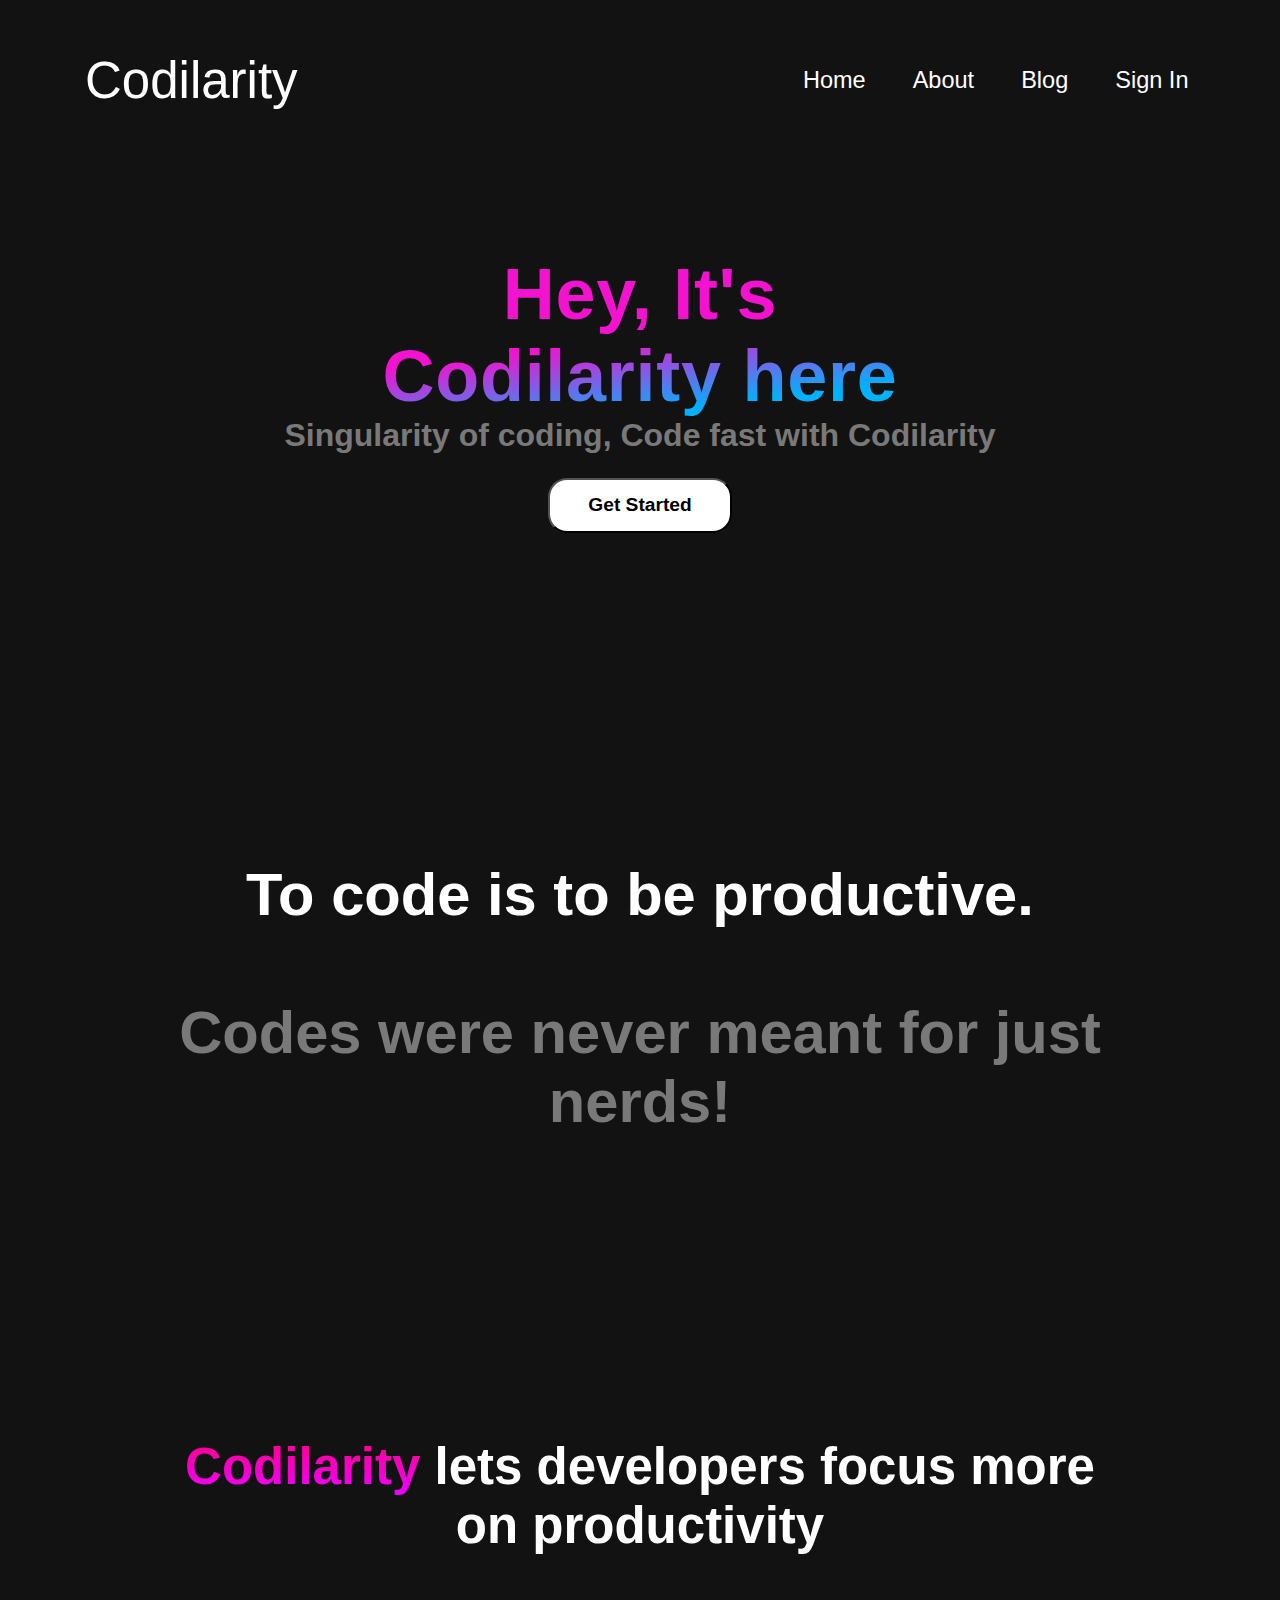
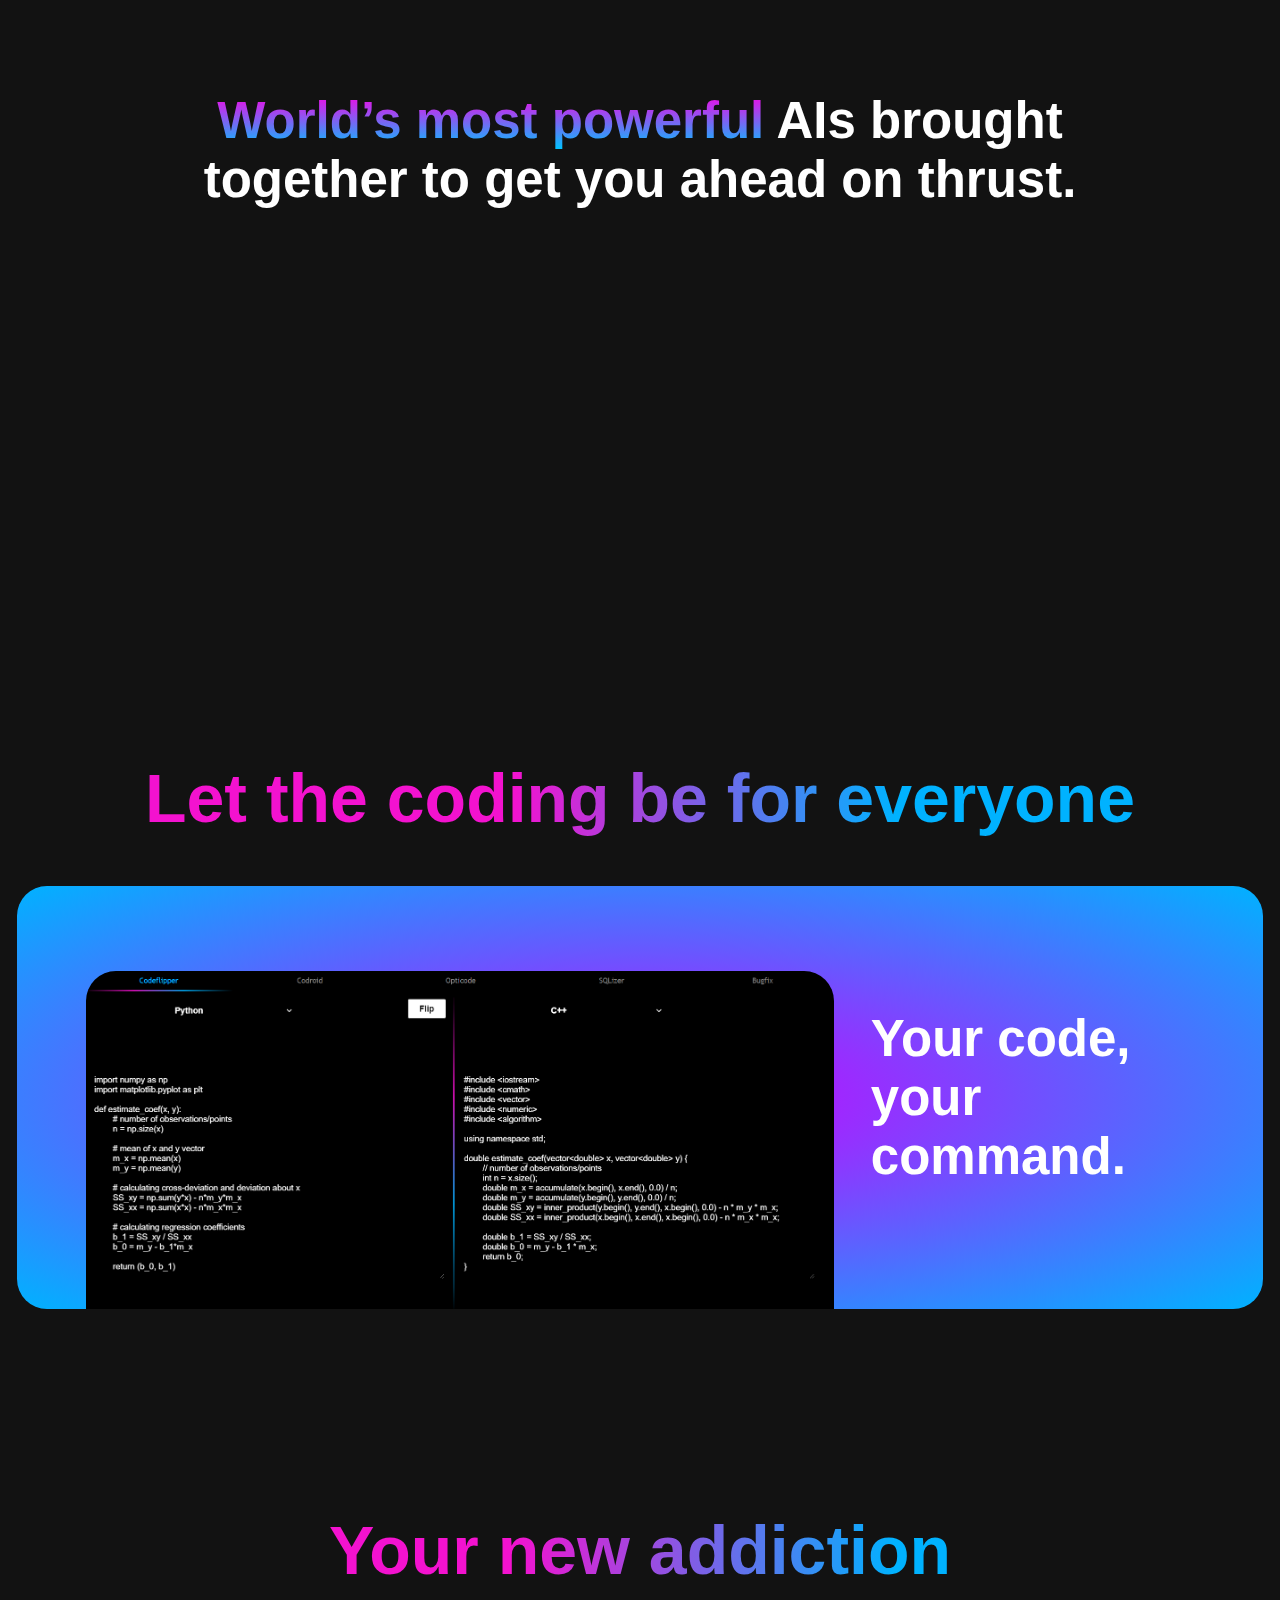
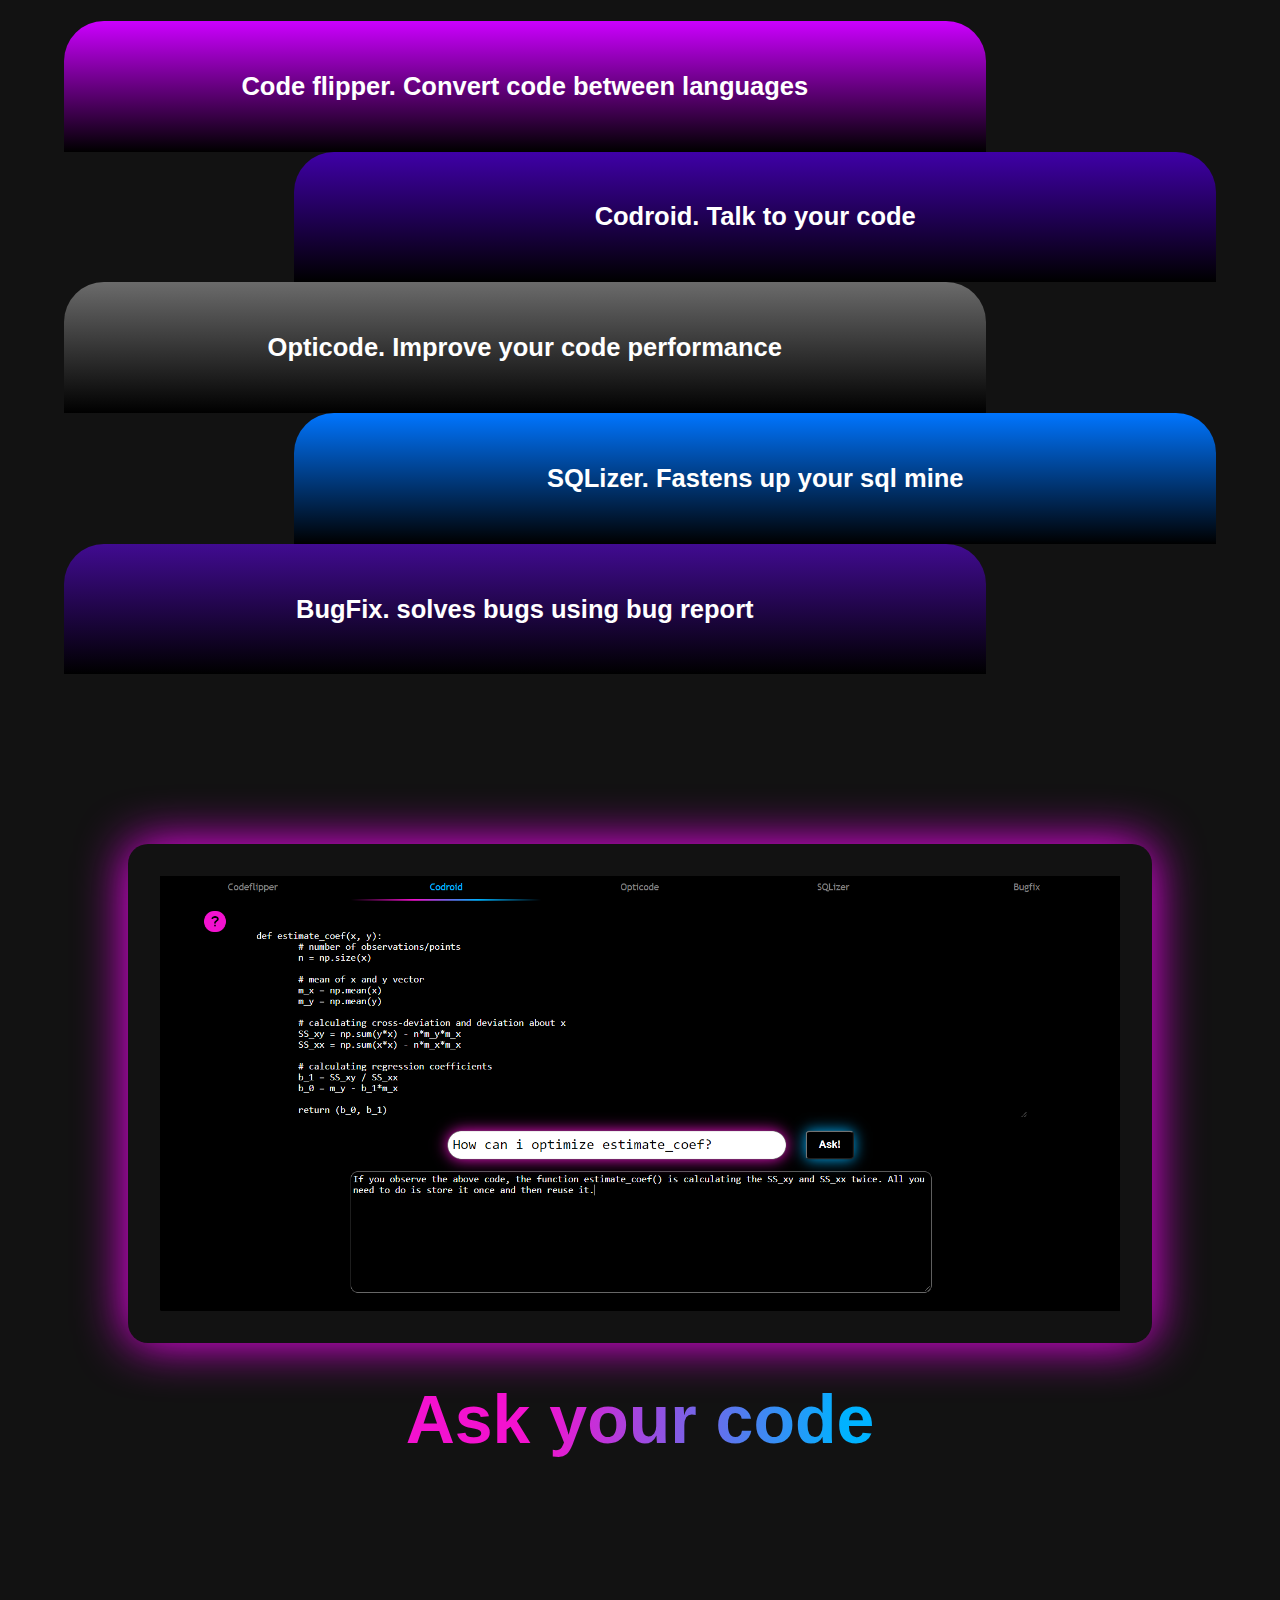
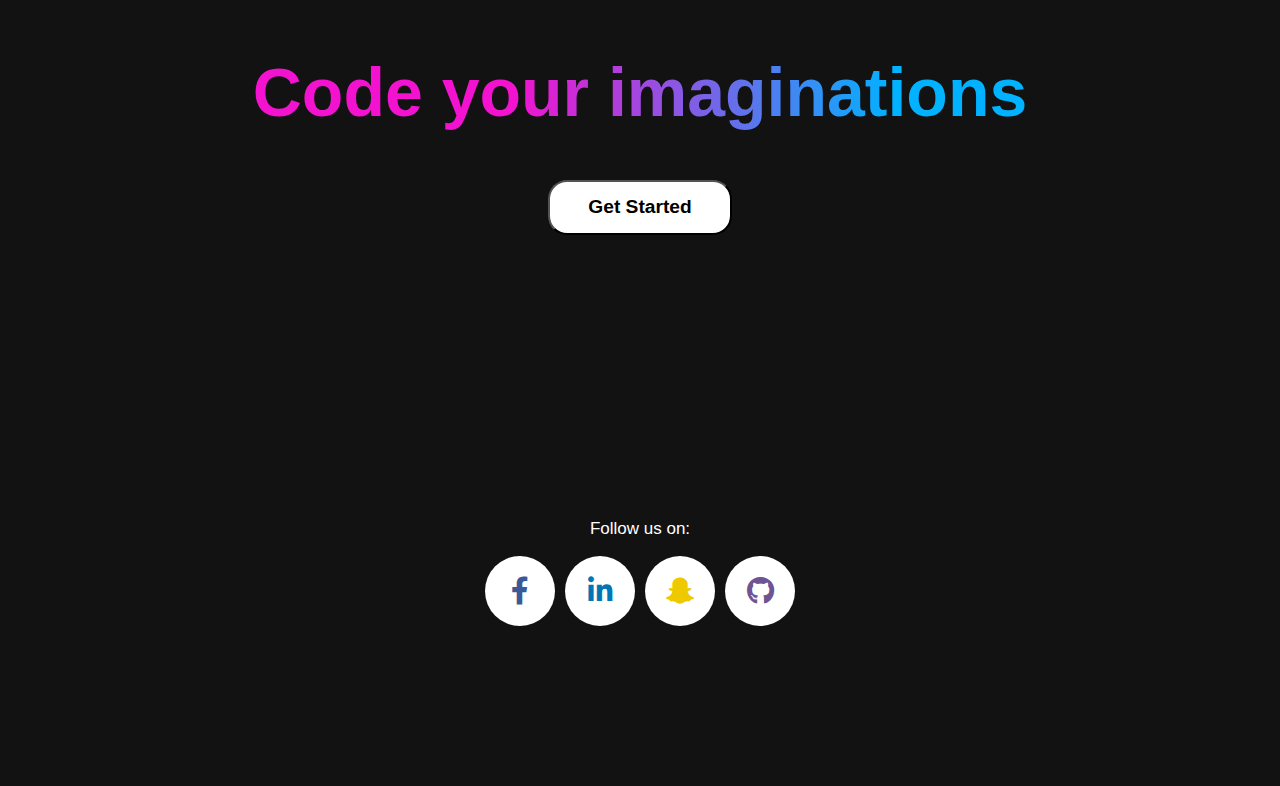
<file: index.html>
<!DOCTYPE html>
<html lang="en">
  <head>
    <meta charset="UTF-8" />
    <meta http-equiv="X-UA-Compatible" content="IE=edge" />
    <meta name="viewport" content="width=device-width, initial-scale=1.0" />
    <link
      rel="stylesheet"
      href="https://use.fontawesome.com/releases/v5.7.1/css/all.css"
    />
    <link rel="stylesheet" href="style.css" />
    <title>Codilarity</title>
    <link rel="shortcut icon" type="image/png" href="fevicon.png" />
  </head>
  <body>
    <div class="row">
      <div class="name"><a href class="logo">Codilarity</a></div>
      <div class="menu">
        <ul class="nav__list row">
          <li class="nav__item"><a href="#">Home</a></li>
          <li class="nav__item"><a href="#">About</a></li>
          <li class="nav__item"><a href="#">Blog</a></li>
          <li class="nav__item"><a href="#">Sign In</a></li>
        </ul>
      </div>
    </div>
    <br /><br /><br />

    <main class="hero__content">
      <div class="hero__title">
        <h1>
          Hey, It's <br />
          <span>Codilarity</span> here
        </h1>
        <h6>Singularity of coding, Code fast with Codilarity</h6>
        <form action="#">
          <input class="btn" type="button" value="Get Started" />
        </form>
      </div>
      <br /><br /><br />
      <div class="hero__text">
        <h3>
          To code is to be productive. <br />
          <br />
          <span>Codes were never meant for just nerds!</span>
        </h3>
        <div class="hidden">
          <h4 class="codilaritySpan">
            <span>Codilarity</span> lets developers focus more on productivity
          </h4>
          <h4 class="wmpSpan">
            <span>World’s most powerful</span> AIs brought together to get you
            ahead on thrust.
          </h4>
        </div>
      </div>
    </main>
    <section class="codingForEveryone">
      <div class="section__content">
        <h1>Let the coding be for everyone</h1>
        <div class="yourCodeYourCommand">
          <h3>Your code, your command.</h3>
          <img src="val_img1.png" alt="Your code, your command." class="img" />
        </div>
      </div>
    </section>
    <section class="newAddiction">
      <div class="section__content">
        <h1>Your new addiction</h1>
        <div class="featuresBox">
          <div class="features codeFlipper">
            <h5><span>Code flipper.</span> Convert code between languages</h5>
          </div>
          <div class="features codroid">
            <h5><span>Codroid.</span> Talk to your code</h5>
          </div>
          <div class="features opticode">
            <h5><span>Opticode.</span> Improve your code performance</h5>
          </div>
          <div class="features sqlizer">
            <h5><span>SQLizer.</span> Fastens up your sql mine</h5>
          </div>
          <div class="features bugfix">
            <h5><span>BugFix.</span> solves bugs using bug report</h5>
          </div>
        </div>
      </div>
    </section>
    <section class="askYourCode">
      <div class="section__content">
        <img src="val_img2.png" alt="askYourCode" class="img" />
        <h1>Ask your code</h1>
      </div>
    </section>
    <br /><br /><br />
    <section class="footer">
      <h1>Code your imaginations</h1>
      <form action="#">
        <input class="btn" type="button" value="Get Started" />
      </form>
    </section>

    <p style="text-align: center">Follow us on:</p>
    <div class="social-buttons">
      <a
        href="#"
        class="social-buttons__button social-button social-button--facebook"
        aria-label="Facebook"
      >
        <i class="fab fa-facebook-f"></i>
      </a>
      <a
        href="#"
        class="social-buttons__button social-button social-button--linkedin"
        aria-label="LinkedIn"
      >
        <i class="fab fa-linkedin-in"></i>
      </a>
      <a
        href="#"
        class="social-buttons__button social-button social-button--snapchat"
        aria-label="SnapChat"
      >
        <i class="fab fa-snapchat-ghost"></i>
      </a>
      <a
        href="#"
        class="social-buttons__button social-button social-button--github"
        aria-label="GitHub"
      >
        <i class="fab fa-github"></i>
      </a>
    </div>
    <br /><br /><br /><br /><br /><br /><br /><br />
  </body>
</html>
</file>
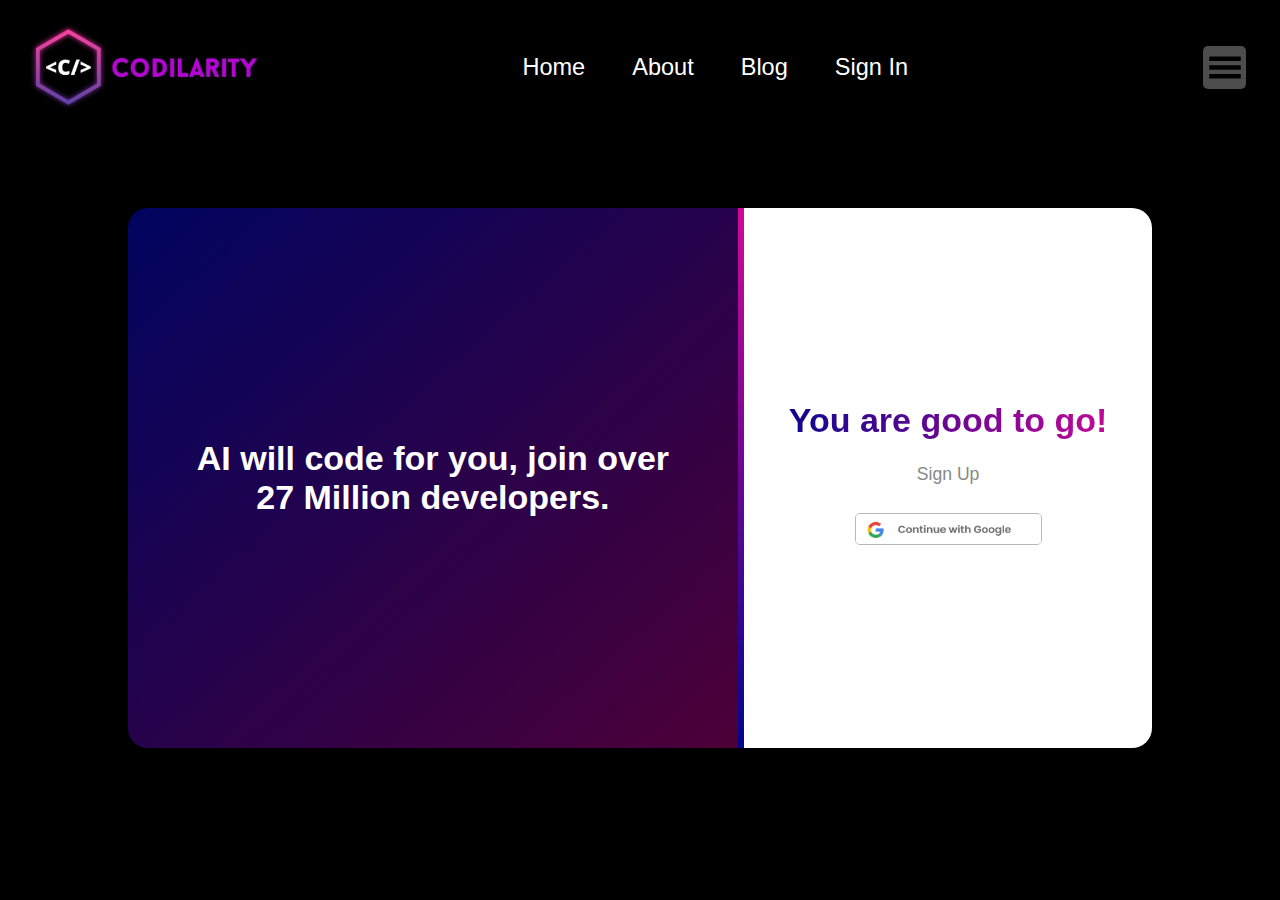
<file: signIn.html>
<!DOCTYPE html>
<html lang="en">
  <head>
    <meta charset="UTF-8" />
    <meta http-equiv="X-UA-Compatible" content="IE=edge" />
    <meta name="viewport" content="width=device-width, initial-scale=1.0" />
    <link rel="stylesheet" href="signIn.css" />
    <title>Sign In</title>
  </head>
  <body>
    <head>
      <div class="row">
        <div class="logo">
          <a href="index.html"><img src="logo.jpg" alt="" srcset="" /></a>
        </div>
        <div class="menu">
          <ul class="nav__list row">
            <li class="nav__item"><a href="#">Home</a></li>
            <li class="nav__item"><a href="#">About</a></li>
            <li class="nav__item"><a href="#">Blog</a></li>
            <li class="nav__item"><a href="#">Sign In</a></li>
          </ul>
        </div>
        <div class="hamburgerMenu">
          <img src="hamburger.svg" alt="hamburgerMenu" />
        </div>
      </div>
    </head>
    <div class="main">
      <div class="container">
        <div class="text">
          <h1>AI will code for you, join over 27 Million developers.</h1>
        </div>
        <div class="hidden"></div>
        <div class="signIn">
          <h1>You are good to go!</h1>
          <form action="#">
            <input class="btn" type="submit" value="Sign Up" />
          </form>
          <form action="#">
            <input
              class="googleSignIn"
              type="image"
              src="continueWithGoogle.jpg"
            />
          </form>
        </div>
      </div>
    </div>
  </body>
</html>
</file>
<file: style.css>
* {
  box-sizing: border-box;
}

img {
  max-width: 100%;
}

body {
  margin: 0;

  background-color: #121212;
  color: white;

  font-family: "Arial Rounded MT", sans-serif;
  font-size: 17px;
}

section {
  margin-bottom: 20vh;
}

.row {
  display: flex;
  justify-content: space-between;
  align-items: center;
}

.name {
  margin: 1.76rem;
}

.logo {
  font-size: 1.4em;
  text-decoration: none;

  /* border: 1px solid green; */
}

.menu {
  display: none;
  /* border: 2px solid green; */
}

.hero__title,
.section__content h1,
.footer h1 {
  margin: 0 auto;
  padding: 2rem;

  height: 25%;

  display: flex;
  flex-direction: column;
  justify-content: center;

  text-align: left;
  font-size: 1.5rem;

  /* border: 1px solid green; */
}

.hero__title h1,
.section__content h1,
.footer h1 {
  background: linear-gradient(to right, #f312cf, #00b2ff 75%, #00b2ff);
  -webkit-background-clip: text;
  -webkit-text-fill-color: transparent;
}

.hero__title h6,
.hero__text > h3 span {
  color: #797979;
}

.section__content h1,
.footer h1 {
  font-size: 2.15em;
  text-align: center;
}

.yourCodeYourCommand {
  margin: 1rem;
  border-radius: 15px;
  background: radial-gradient(#cc00ff, #00b2ff);
  /* border: 1px solid red; */
}

.yourCodeYourCommand h3 {
  margin: 0 auto;
  padding: 1rem 1rem;
  text-align: center;
}

.yourCodeYourCommand img {
  display: flex;
  justify-content: center;
  margin: 0 auto;
  width: 90%;
  /* border: 3px solid purple; */
  border-radius: 20px 20px 0 0;
  padding: 0;
}

.btn {
  padding: 0.75em 2em;
  font-size: 1.2rem;
  font-family: "Arial Rounded MT", sans-serif;
  font-weight: bolder;
  background-color: white;
  color: black;

  border-radius: 1em;
}

.footer .btn {
  margin: 2rem;
}

.hero__text {
  margin: 0 auto;
  padding: 2rem;

  text-align: left;

  /* border: 1px solid yellow; */
}

.img {
  margin: 0 auto;
  padding: 2rem;

  /* background: transparent; */
}

.featuresBox {
  margin: 0 auto;

  width: 90%;

  display: flex;
  flex-direction: column;
}

.features {
  padding: 0.3em;

  text-align: center;
  width: 80%;

  /* display: flex;
  flex-grow: 0;
  flex-wrap: wrap;
  flex-shrink: 1; */

  border-radius: 25px 25px 0 0;
}

.features h5 {
  padding: 0.2rem 1rem;
}

.features:nth-child(odd) {
  align-self: flex-start;
}

.features:nth-child(even) {
  align-self: flex-end;
}

.codeFlipper {
  background: linear-gradient(to bottom, #cc00ff, #000);
}

.codroid {
  background: linear-gradient(to bottom, #3f00a7, #000);
}

.opticode {
  background: linear-gradient(to bottom, #6b6b6b, #000);
}

.sqlizer {
  background: linear-gradient(to bottom, #0075ff, #000);
}

.bugfix {
  background: linear-gradient(to bottom, #410b91, #000);
}

.askYourCode {
  margin: 0 auto;
  width: 80%;

  margin-bottom: 5em;
}

.askYourCode img {
  border-radius: 20px;
  box-shadow: 0 0 50px rgb(255, 3, 255);
}

.footer {
  margin-bottom: 2em;
}

.footer form {
  display: flex;
  justify-content: center;
}

.hidden {
  display: none;
}

@media (min-width: 768px) {
  .hero__title h1 {
    margin-top: 0em;
    margin-bottom: 0;
    font-size: 3em;
    text-align: center;
    letter-spacing: 0.01em;
    background: linear-gradient(to bottom right, #f312cf 50%, #00b2ff, #00b2ff);
    -webkit-background-clip: text;
    -webkit-text-fill-color: transparent;
  }

  .name {
    margin: 3em 5em;
  }

  .name a {
    color: white;
  }

  .logo {
    font-size: 3em;
  }

  .section__content h1,
  .footer h1 {
    background: linear-gradient(to right, #f312cf 40%, #00b2ff, #00b2ff);
    -webkit-background-clip: text;
    -webkit-text-fill-color: transparent;
  }

  .hero__title h6 {
    font-size: 2rem;
    text-align: center;
    margin: 0;
  }

  .hero__title form {
    display: flex;
    justify-content: center;
    margin: 1em;
  }

  .hero__content {
    height: auto;
  }

  .section__content h1,
  .footer h1 {
    font-size: 4em;
  }

  .hero__text {
    font-size: 3em;
    padding: 2rem 10rem;
    text-align: center;
  }

  .hero__text h3 {
    margin-top: 3em;
    height: 50vh;
    display: flex;
    flex-direction: column;
    align-items: center;
  }

  .hidden {
    display: flex;
    flex-direction: column;
    align-items: center;
    height: 100vh;
    margin-bottom: 0.5em;
  }

  .codilaritySpan span {
    background: linear-gradient(to bottom, #ff008a, #eb01ff);
    -webkit-background-clip: text;
    -webkit-text-fill-color: transparent;
  }

  .wmpSpan span {
    background: linear-gradient(to bottom, #ff00e5, #00c2ff);
    -webkit-background-clip: text;
    -webkit-text-fill-color: transparent;
  }

  section {
    /* height: 100vh; */
    margin-bottom: 10em;
  }
  .footer {
    height: 50vh;
  }

  .yourCodeYourCommand {
    display: flex;
    justify-content: space-around;
    flex-direction: row-reverse;
    margin: 1em;
    border-radius: 30px;
  }

  .yourCodeYourCommand h3 {
    width: 30%;
    margin: 0;
    padding: 0;
    text-align: left;
    display: flex;
    align-items: center;
    font-size: 3em;
  }

  .yourCodeYourCommand img {
    width: 60%;
    margin: 5em 0 0 3em;
    display: block;

    border-radius: 30px 30px 0 0;
    /* border: 1px solid red; */
  }

  .features {
    border-radius: 40px 40px 0 0;
  }
  .features h5 {
    font-size: 1.5em;
  }

  .menu {
    display: block;
  }

  .nav__list {
    list-style: none;
  }

  .nav__item a {
    text-decoration: none;
    color: white;
    margin: 0 1em;
    font-family: "Lato", "Arial", sans-serif;
    font-size: 1.47rem;
    font-weight: lighter;
  }

  .nav__item:nth-last-child(1) {
    margin-right: 4em;
  }
}

.social-buttons {
  display: flex;
  flex-wrap: wrap;
  justify-content: center;
  margin-top: -10px;
}
.social-buttons__button {
  margin: 10px 5px 0;
}

.social-button {
  position: relative;
  display: flex;
  justify-content: center;
  align-items: center;
  outline: none;
  width: 70px;
  height: 70px;
  text-decoration: none;
  border-radius: 100%;
  background: #fff;
  text-align: center;
}
.social-button::after {
  content: "";
  position: absolute;
  top: -1px;
  left: 50%;
  display: block;
  width: 0;
  height: 0;
  border-radius: 100%;
  transition: 0.3s;
}
.social-button:focus,
.social-button:hover {
  color: #fff;
}
.social-button:focus::after,
.social-button:hover::after {
  width: calc(100% + 2px);
  height: calc(100% + 2px);
  margin-left: calc(-50% - 1px);
}
.social-button i,
.social-button svg {
  position: relative;
  z-index: 1;
  transition: 0.3s;
}
.social-button i {
  font-size: 28px;
}
.social-button svg {
  height: 40%;
  width: 40%;
}
.social-button--mail {
  color: #0072c6;
}
.social-button--mail::after {
  background: #0072c6;
}
.social-button--facebook {
  color: #3b5999;
}
.social-button--facebook::after {
  background: #3b5999;
}
.social-button--linkedin {
  color: #0077b5;
}
.social-button--linkedin::after {
  background: #0077b5;
}
.social-button--github {
  color: #6e5494;
}
.social-button--github::after {
  background: #6e5494;
}
.social-button--codepen {
  color: #212121;
}
.social-button--codepen::after {
  background: #212121;
}
.social-button--steam {
  color: #7da10e;
}
.social-button--steam::after {
  background: #7da10e;
}
.social-button--snapchat {
  color: #eec900;
}
.social-button--snapchat::after {
  background: #eec900;
}
.social-button--twitter {
  color: #55acee;
}
.social-button--twitter::after {
  background: #55acee;
}
.social-button--instagram {
  color: #e4405f;
}
.social-button--instagram::after {
  background: #e4405f;
}
.social-button--npmjs {
  color: #c12127;
}
.social-button--npmjs::after {
  background: #c12127;
}
</file>
<file: signIn.css>
* {
  box-sizing: border-box;
}

img {
  max-width: 100%;
}

body {
  margin: 0;

  background-color: black;
  color: white;

  font-family: "Arial Rounded MT", sans-serif;
  font-size: 17px;
}

.row {
  display: flex;
  justify-content: space-between;
  align-items: center;
}

head {
  height: 15vh;
}

.logo {
  margin: 1em;
  width: 30%;
}

.menu {
  display: none;
  /* border: 2px solid green; */
}

.hamburgerMenu {
  background-color: rgb(77, 77, 77);
  border-radius: 5px;
  width: 2.5em;
  height: 2.5em;
  padding: 0.2em;
  margin: 2em;
}

.main {
  /* margin-top: 2em; */
  height: 80vh;
  display: flex;
  align-items: center;
}

.container {
  margin: 0 auto;
  width: 70%;

  align-items: center;
  /* border: 1px solid green; */
}

.text {
  /* max-height: 30%; */
  border-radius: 20px 20px 0 0;
  border-bottom: 5px solid transparent;
  border-image: linear-gradient(to right, #00068d, #5c00d4);
  background: linear-gradient(to top right, #00068d, #d10999);
}

.signIn {
  /* max-height: 70%; */
  border-radius: 0 0 20px 20px;
  background-color: white;
}

.text,
.signIn {
  padding: 1em;

  text-align: center;
}

.text h1 {
  padding: 1em;

  font-family: "Arial Rounded MT", sans-serif;
  opacity: 0.7;
  font-size: 1em;
}

.signIn h1 {
  font-size: 1.25em;
  background: linear-gradient(to right, #00068d, #d10999);
  -webkit-background-clip: text;
  -webkit-text-fill-color: transparent;
}

.btn {
  font-size: 1.1rem;
  background-color: transparent;
  border: none;
  color: #888888;
}

.googleSignIn {
  margin: 2em;
  max-width: 80%;
  border: 1px solid rgb(181, 185, 187);
  border-radius: 5px;
}

.hidden {
  display: none;
}

@media (min-width: 850px) {
  .main {
    /* border: 1px solid green; */

    margin: 0 auto;
    width: 80%;
  }

  .row {
    justify-content: space-between;
    align-items: center;
  }

  .container {
    margin-top: -2em;
    display: flex;
    width: 100%;
    height: 60vh;
  }

  .logo {
    width: 15em;
  }

  .menu {
    display: block;
  }

  .nav__list {
    list-style: none;
  }

  .nav__item a {
    text-decoration: none;
    color: white;
    margin: 0 1em;
    font-family: "Lato", "Arial", sans-serif;
    font-size: 1.47rem;
    font-weight: lighter;
  }

  .nav__item:nth-last-child(1) {
    margin-right: 4em;
  }

  .text {
    display: flex;
    align-items: center;
    height: 100%;
    flex-grow: 1;
    border-radius: 0;
    border-bottom: 0;

    background: linear-gradient(
      to bottom right,
      rgba(0, 6, 141, 68%),
      rgba(137, 0, 99, 56%)
    );
    border-radius: 20px 0 0 20px;
  }

  .signIn {
    height: 100%;
    display: flex;
    flex-direction: column;
    justify-content: center;
    border-radius: 0 20px 20px 0;
  }

  .text h1 {
    font-size: 2em;
    opacity: 1;
  }

  .signIn h1 {
    font-size: 2em;
  }

  .googleSignIn {
    width: 50%;
  }

  .hidden {
    width: 10px;
    display: block;
    height: 100%;
    background: linear-gradient(to bottom, #d10999, #00068d);
  }
}
</file>
